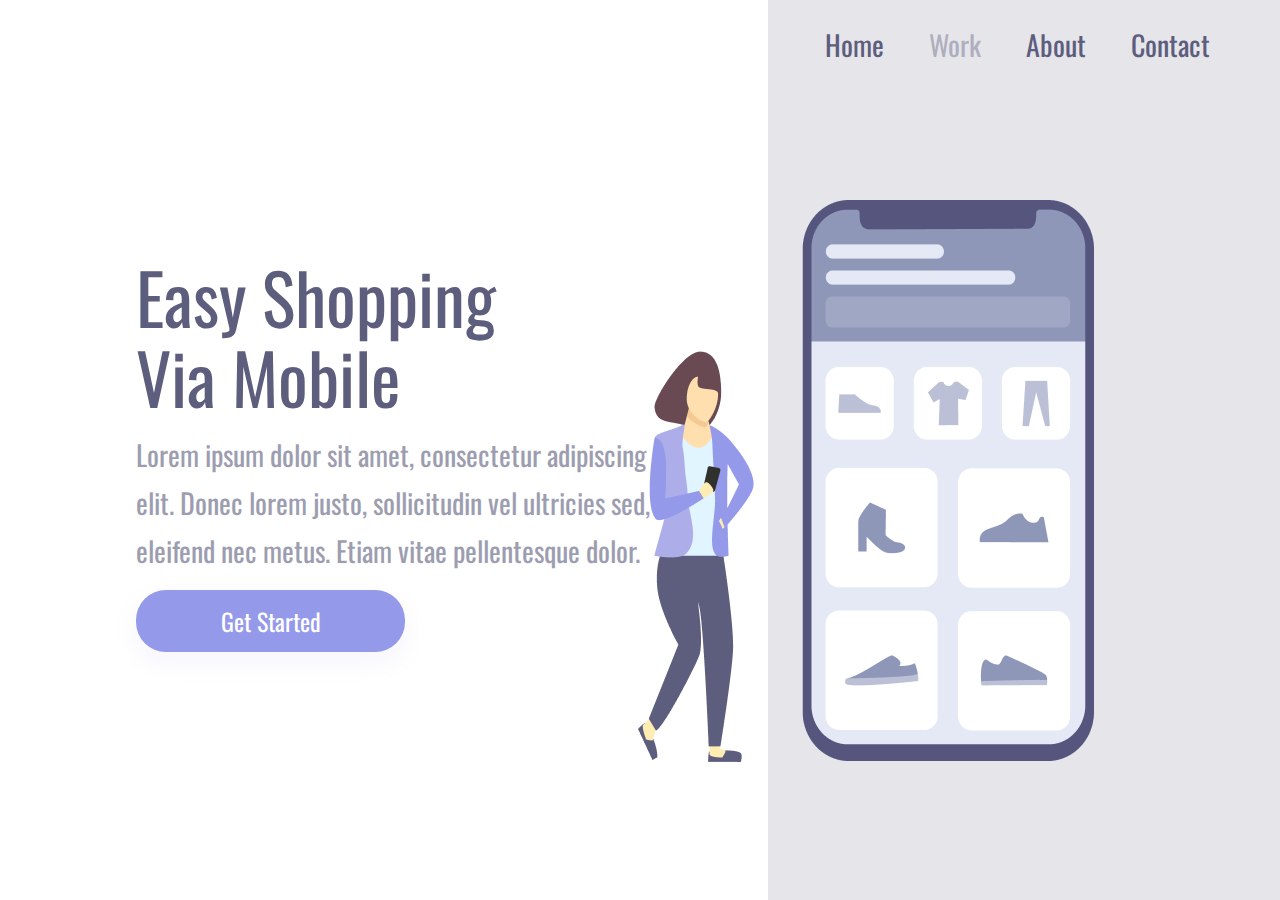
<file: index.html>
<!DOCTYPE html>
<html lang="pt-br">
<head>
    <meta charset="UTF-8">
    <meta http-equiv="X-UA-Compatible" content="IE=edge">
    <meta name="viewport" content="width=device-width, initial-scale=1.0">
    <link rel="stylesheet" href="./styles.css">
    <link rel="preconnect" href="https://fonts.googleapis.com">
    <link rel="preconnect" href="https://fonts.gstatic.com" crossorigin>
    <link href="https://fonts.googleapis.com/css2?family=Oswald&display=swap" rel="stylesheet">
    <title>Projeto 2 CSS</title>
</head>
<body>
    <div class="wrapper">
        <section class="container-left">
            <h1>Easy Shopping Via Mobile</h1>
            <p>Lorem ipsum dolor sit amet, consectetur  adipiscing elit. Donec lorem justo, sollicitudin vel ultricies sed, eleifend nec metus. Etiam vitae pellentesque dolor. </p>
            <button>Get Started</button>
        </section>

        <section class="container-right">
            <header>
                <a>Home</a>
                <a>Work</a>
                <a>About</a>
                <a>Contact</a>
            </header>
                <img src="./imagem projeto 2.png " alt="imagem-projeto">
        </section>
    </div>
</body>
</html>
</file>
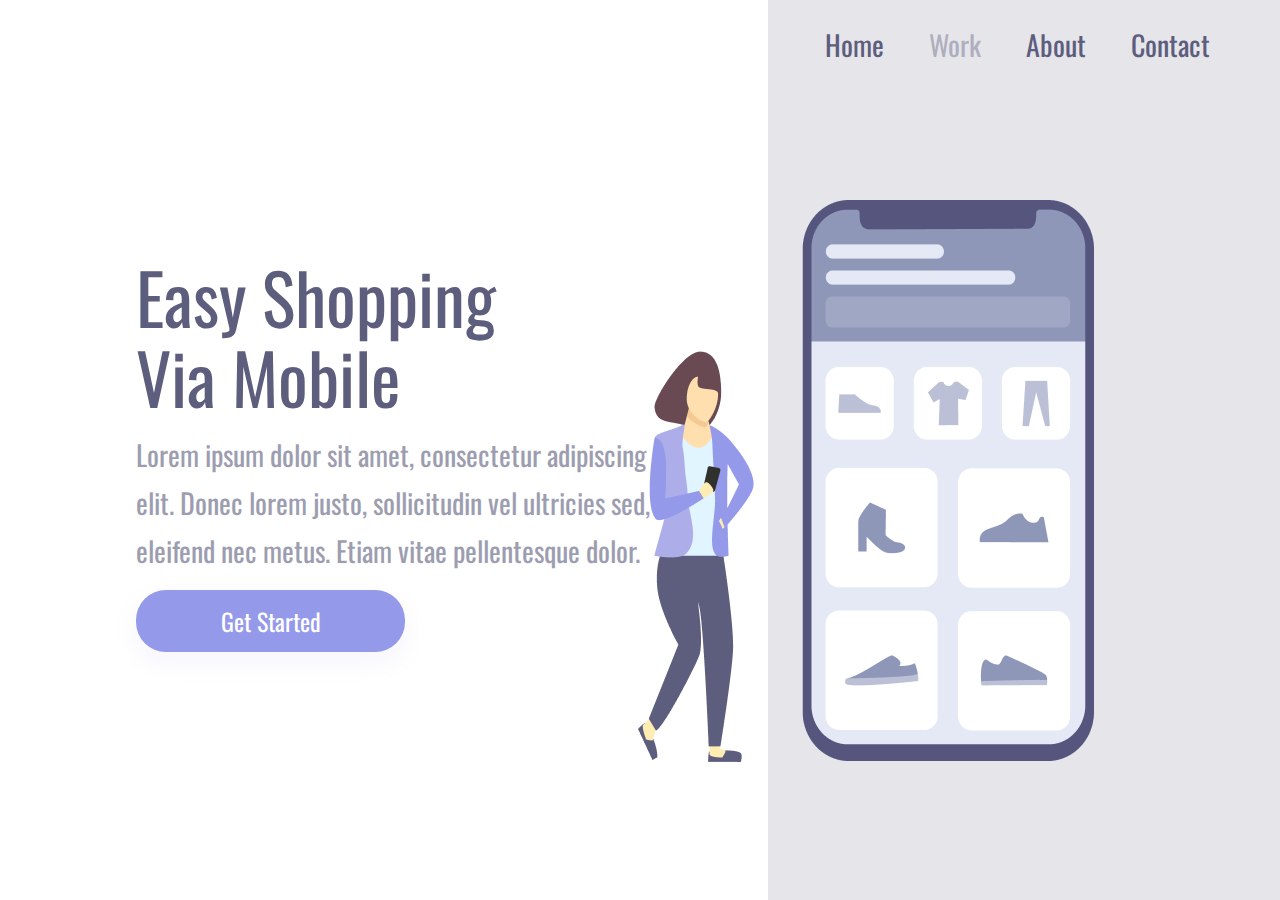
<file: projeto 2.html>
<!DOCTYPE html>
<html lang="pt-br">
<head>
    <meta charset="UTF-8">
    <meta http-equiv="X-UA-Compatible" content="IE=edge">
    <meta name="viewport" content="width=device-width, initial-scale=1.0">
    <link rel="stylesheet" href="./projeto 2.css">
    <link rel="preconnect" href="https://fonts.googleapis.com">
    <link rel="preconnect" href="https://fonts.gstatic.com" crossorigin>
    <link href="https://fonts.googleapis.com/css2?family=Oswald&display=swap" rel="stylesheet">
    <title>Projeto 2 CSS</title>
</head>
<body>
    <div class="wrapper">
        <section class="container-left">
            <h1>Easy Shopping Via Mobile</h1>
            <p>Lorem ipsum dolor sit amet, consectetur  adipiscing elit. Donec lorem justo, sollicitudin vel ultricies sed, eleifend nec metus. Etiam vitae pellentesque dolor. </p>
            <button>Get Started</button>
        </section>

        <section class="container-right">
            <header>
                <a>Home</a>
                <a>Work</a>
                <a>About</a>
                <a>Contact</a>
            </header>
                <img src="./imagem projeto 2.png " alt="imagem-projeto">
        </section>
    </div>
</body>
</html>
</file>
<file: styles.css>
* {
    font-family: 'Oswald', sans-serif;
    padding:0;
    margin: 0;
    box-sizing: border-box;
    font-weight: 400;
}

.wrapper {
    height: 100vh;
    width: 100vw;
}

.container-left{
    padding-left: 136px;
    margin-top: 20%;
    display: inline-block;
    width:60%;

}

.container-right{
    display: inline-block;
    background: rgba(93, 93, 125, 0.16);
    height: 100vh;
    width: 40%;
    position: absolute;
}

img{
    position: relative;
    top: 15%;
    right: 130px;
}

h1{
    font-size: 70px;
    line-height: 80px;
    color: #5D5D7D;
    width:368px;
}

p{
    width: 540px;
    font-weight: 400;
    font-size: 28px;
    line-height: 48px;
    color: #5D5D7D;
    opacity: .6;
    margin: 15px 0;
}

button{
    cursor: pointer;
    font-weight: 400;
    font-size: 24px;
    line-height: 36px;
    border:none;
    border-radius:30px;
    width: 269px;
    height: 62px;
    color: #FFFFFF;
    background: #9499EA;
    box-shadow: 0px 10px 24px rgba(148, 153, 234, 0.0979959);
}

button:hover{
    opacity: .8;
}

button:active{
    opacity: 0.5;
}

a{
    cursor: pointer;
    margin-top: 24px;
    margin-right: 41px;
    font-weight: 400;
    font-size: 28px;
    line-height: 41px;
    color: #5D5D7D;
}

a:nth-child(2) {
    opacity: 0.4;
}

a:hover{
    opacity: 0.4;
}

a:active {
    opacity: 0.8;
}

header{
    margin:24px 0 0 57px; 
}


@media screen and (max-width: 900px ){

    .container-left{
        width: 100%;
        height: 50%;
        padding: 0;
        margin: 0;
    }

    .container-right{
        display: block;
        height: auto;
        width: 100%;
        position: static;   
    }

    img{
        position: static;
        max-width: 90%;
    }

    header{
        display: none;
    }
    
    h1{
        display: block;
        text-align: center;
        font-size: 36px;
        line-height: 52px;
        width: auto;
        margin: 58px 50px 0 50px;
    }
    
    p{
        font-size: 14px;
        line-height: 24px;
        text-align: center;
        width: auto;
        margin: 15px 40px;
    }

    button{
        margin: 0 auto;
        display: block; 
    }

}

@media screen and (max-width: 330px){

    .container-left{
        height: 70%;
    }
    
}
</file>
<file: projeto 2.css>
* {
    font-family: 'Oswald', sans-serif;
    padding:0;
    margin: 0;
    box-sizing: border-box;
    font-weight: 400;
}

.wrapper {
    height: 100vh;
    width: 100vw;
}

.container-left{
    padding-left: 136px;
    margin-top: 20%;
    display: inline-block;
    width:60%;

}

.container-right{
    display: inline-block;
    background: rgba(93, 93, 125, 0.16);
    height: 100vh;
    width: 40%;
    position: absolute;
}

img{
    position: relative;
    top: 15%;
    right: 130px;
}

h1{
    font-size: 70px;
    line-height: 80px;
    color: #5D5D7D;
    width:368px;
}

p{
    width: 540px;
    font-weight: 400;
    font-size: 28px;
    line-height: 48px;
    color: #5D5D7D;
    opacity: .6;
    margin: 15px 0;
}

button{
    cursor: pointer;
    font-weight: 400;
    font-size: 24px;
    line-height: 36px;
    border:none;
    border-radius:30px;
    width: 269px;
    height: 62px;
    color: #FFFFFF;
    background: #9499EA;
    box-shadow: 0px 10px 24px rgba(148, 153, 234, 0.0979959);
}

button:hover{
    opacity: .8;
}

button:active{
    opacity: 0.5;
}

a{
    cursor: pointer;
    margin-top: 24px;
    margin-right: 41px;
    font-weight: 400;
    font-size: 28px;
    line-height: 41px;
    color: #5D5D7D;
}

a:nth-child(2) {
    opacity: 0.4;
}

a:hover{
    opacity: 0.4;
}

a:active {
    opacity: 0.8;
}

header{
    margin:24px 0 0 57px; 
}


@media screen and (max-width: 900px ){

    .container-left{
        width: 100%;
        height: 50%;
        padding: 0;
        margin: 0;
    }

    .container-right{
        display: block;
        height: auto;
        width: 100%;
        position: static;   
    }

    img{
        position: static;
        max-width: 90%;
    }

    header{
        display: none;
    }
    
    h1{
        display: block;
        text-align: center;
        font-size: 36px;
        line-height: 52px;
        width: auto;
        margin: 58px 50px 0 50px;
    }
    
    p{
        font-size: 14px;
        line-height: 24px;
        text-align: center;
        width: auto;
        margin: 15px 40px;
    }

    button{
        margin: 0 auto;
        display: block; 
    }

}

@media screen and (max-width: 330px){

    .container-left{
        height: 70%;
    }
    
}
</file>
